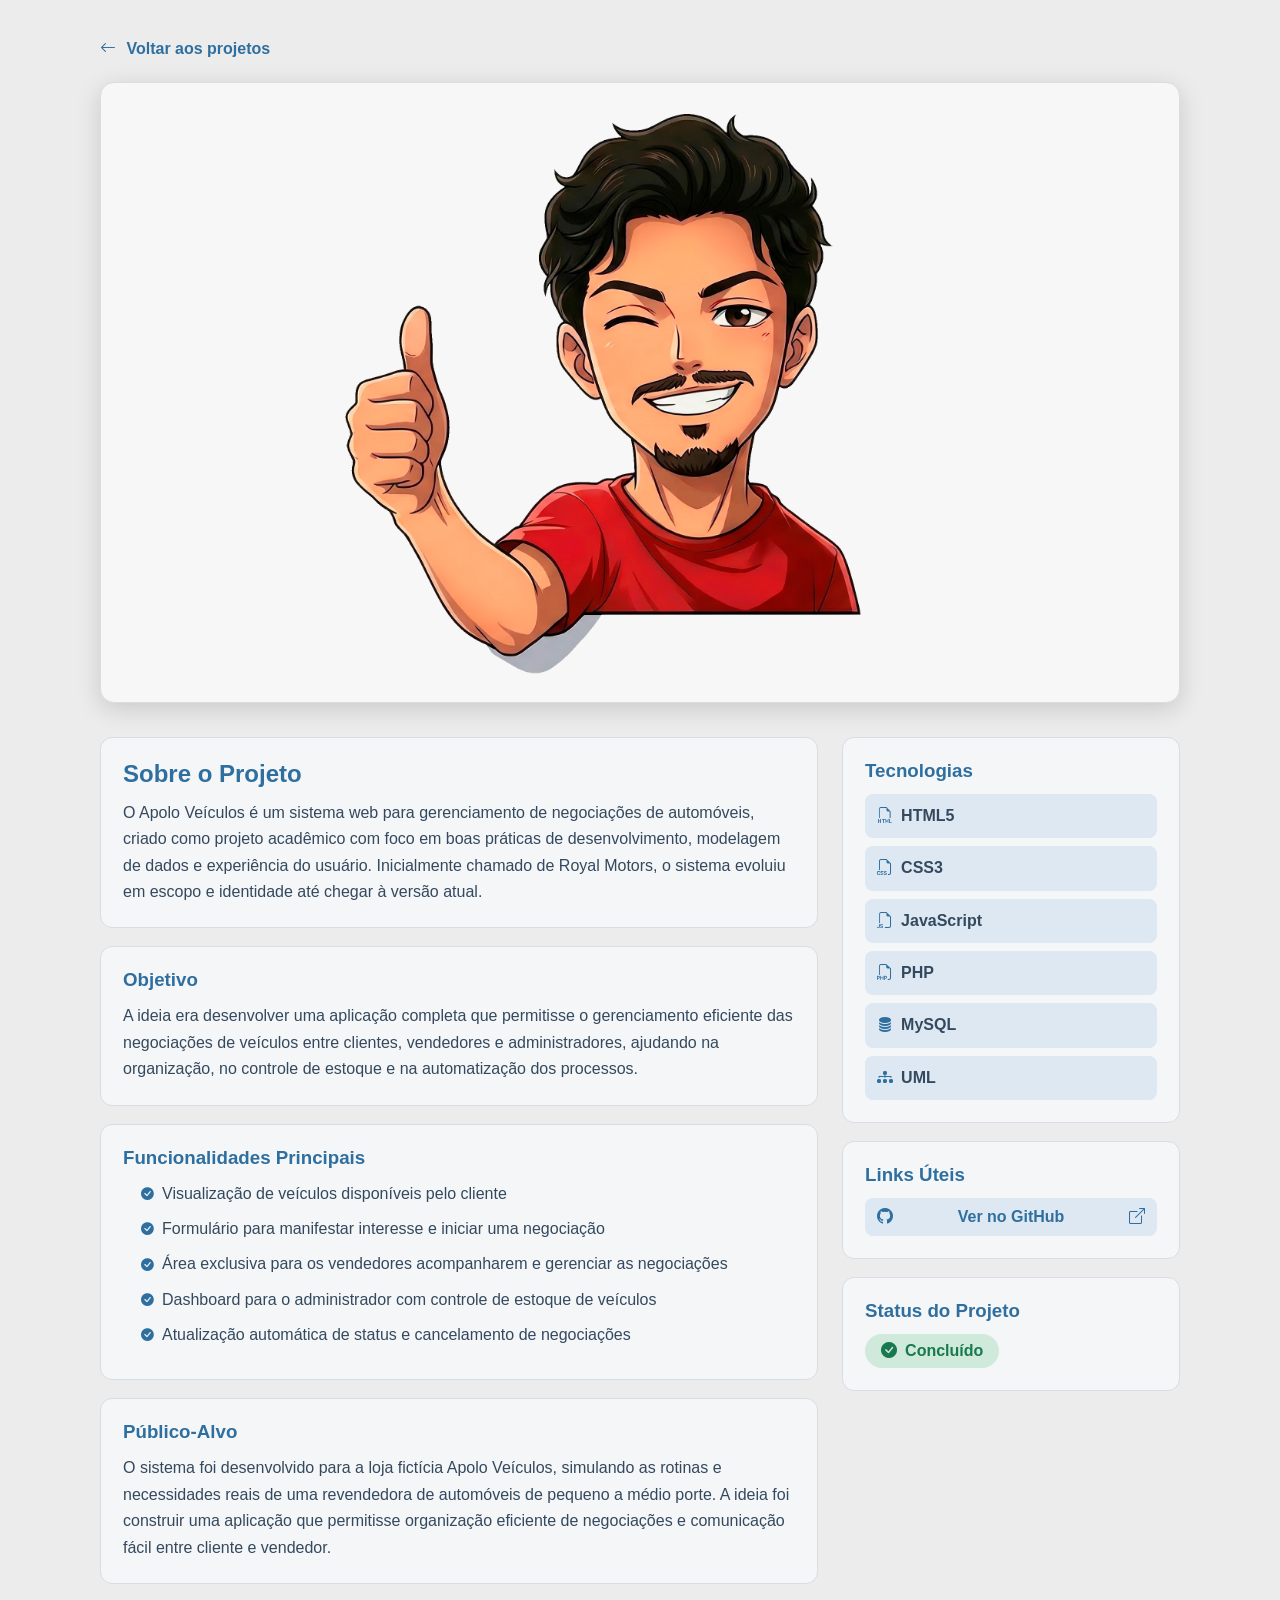
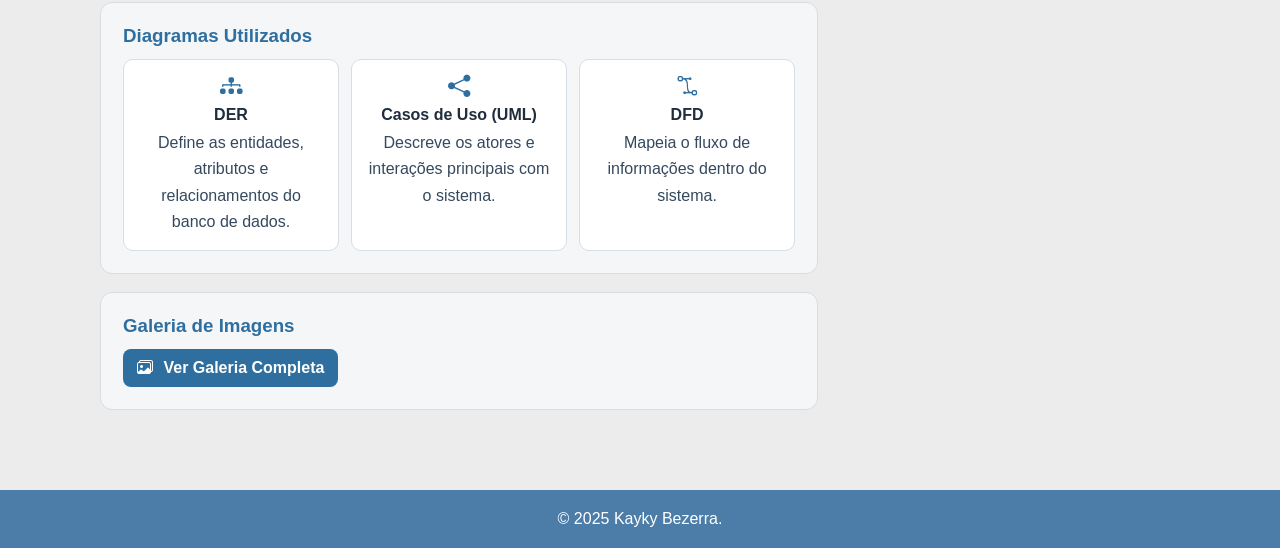
<file: portfolio/pages/apolo-veiculos.html>
<!DOCTYPE html>
<html lang="pt-br">
<head>
  <meta charset="UTF-8">
  <meta name="viewport" content="width=device-width, initial-scale=1.0">
  <title>Apolo Veículos - Kayky Bezerra</title>
  <link rel="stylesheet" href="../styles/style.css">
  <link rel="stylesheet" href="https://cdn.jsdelivr.net/npm/bootstrap-icons@1.11.3/font/bootstrap-icons.min.css">
</head>
<body class="project-detail-page">
  <main class="project-wrapper">
    <a class="project-back" href="index.html#projetos-secao"><i class="bi bi-arrow-left"></i> Voltar aos projetos</a>

    <section class="hero-image-card">
      <img src="../images/logoprojetos.png" alt="Preview do projeto Apolo Veículos">
    </section>

    <section class="project-layout">
      <div class="project-main">
        <article class="project-block">
          <h2>Sobre o Projeto</h2>
          <p>O Apolo Veículos é um sistema web para gerenciamento de negociações de automóveis, criado como projeto acadêmico com foco em boas práticas de desenvolvimento, modelagem de dados e experiência do usuário. Inicialmente chamado de Royal Motors, o sistema evoluiu em escopo e identidade até chegar à versão atual.</p>
        </article>

        <article class="project-block">
          <h3>Objetivo</h3>
          <p>A ideia era desenvolver uma aplicação completa que permitisse o gerenciamento eficiente das negociações de veículos entre clientes, vendedores e administradores, ajudando na organização, no controle de estoque e na automatização dos processos.</p>
        </article>

        <article class="project-block">
          <h3>Funcionalidades Principais</h3>
          <ul class="project-feature-list">
            <li><i class="bi bi-check-circle-fill"></i> Visualização de veículos disponíveis pelo cliente</li>
            <li><i class="bi bi-check-circle-fill"></i> Formulário para manifestar interesse e iniciar uma negociação</li>
            <li><i class="bi bi-check-circle-fill"></i> Área exclusiva para os vendedores acompanharem e gerenciar as negociações</li>
            <li><i class="bi bi-check-circle-fill"></i> Dashboard para o administrador com controle de estoque de veículos</li>
            <li><i class="bi bi-check-circle-fill"></i> Atualização automática de status e cancelamento de negociações</li>
          </ul>
        </article>

        <article class="project-block">
          <h3>Público-Alvo</h3>
          <p>O sistema foi desenvolvido para a loja fictícia Apolo Veículos, simulando as rotinas e necessidades reais de uma revendedora de automóveis de pequeno a médio porte. A ideia foi construir uma aplicação que permitisse organização eficiente de negociações e comunicação fácil entre cliente e vendedor.</p>
        </article>

        <article class="project-block">
          <h3>Diagramas Utilizados</h3>
          <div class="project-diagram-grid">
            <div class="diagram-box"><i class="bi bi-diagram-3-fill"></i><h4>DER</h4><p>Define as entidades, atributos e relacionamentos do banco de dados.</p></div>
            <div class="diagram-box"><i class="bi bi-share-fill"></i><h4>Casos de Uso (UML)</h4><p>Descreve os atores e interações principais com o sistema.</p></div>
            <div class="diagram-box"><i class="bi bi-bezier2"></i><h4>DFD</h4><p>Mapeia o fluxo de informações dentro do sistema.</p></div>
          </div>
        </article>

        <article class="project-block">
          <h3>Galeria de Imagens</h3>
          <a class="gallery-btn" href="#"><i class="bi bi-images"></i> Ver Galeria Completa</a>
        </article>
      </div>

      <aside class="project-sidebar">
        <section class="sidebar-card">
          <h3>Tecnologias</h3>
          <ul class="tech-list">
            <li><i class="bi bi-filetype-html"></i> HTML5</li>
            <li><i class="bi bi-filetype-css"></i> CSS3</li>
            <li><i class="bi bi-filetype-js"></i> JavaScript</li>
            <li><i class="bi bi-filetype-php"></i> PHP</li>
            <li><i class="bi bi-database-fill"></i> MySQL</li>
            <li><i class="bi bi-diagram-3-fill"></i> UML</li>
          </ul>
        </section>

        <section class="sidebar-card">
          <h3>Links Úteis</h3>
          <a class="project-link" href="https://github.com/kaykymnz/royalMotors" target="_blank" rel="noopener noreferrer"><i class="bi bi-github"></i> Ver no GitHub <i class="bi bi-box-arrow-up-right"></i></a>
        </section>

        <section class="sidebar-card">
          <h3>Status do Projeto</h3>
          <div class="project-status done"><i class="bi bi-check-circle-fill"></i> Concluído</div>
        </section>
      </aside>
    </section>
  </main>

  <footer class="project-footer">
    <p>&copy; 2025 Kayky Bezerra.</p>
  </footer>
</body>
</html>
</file>
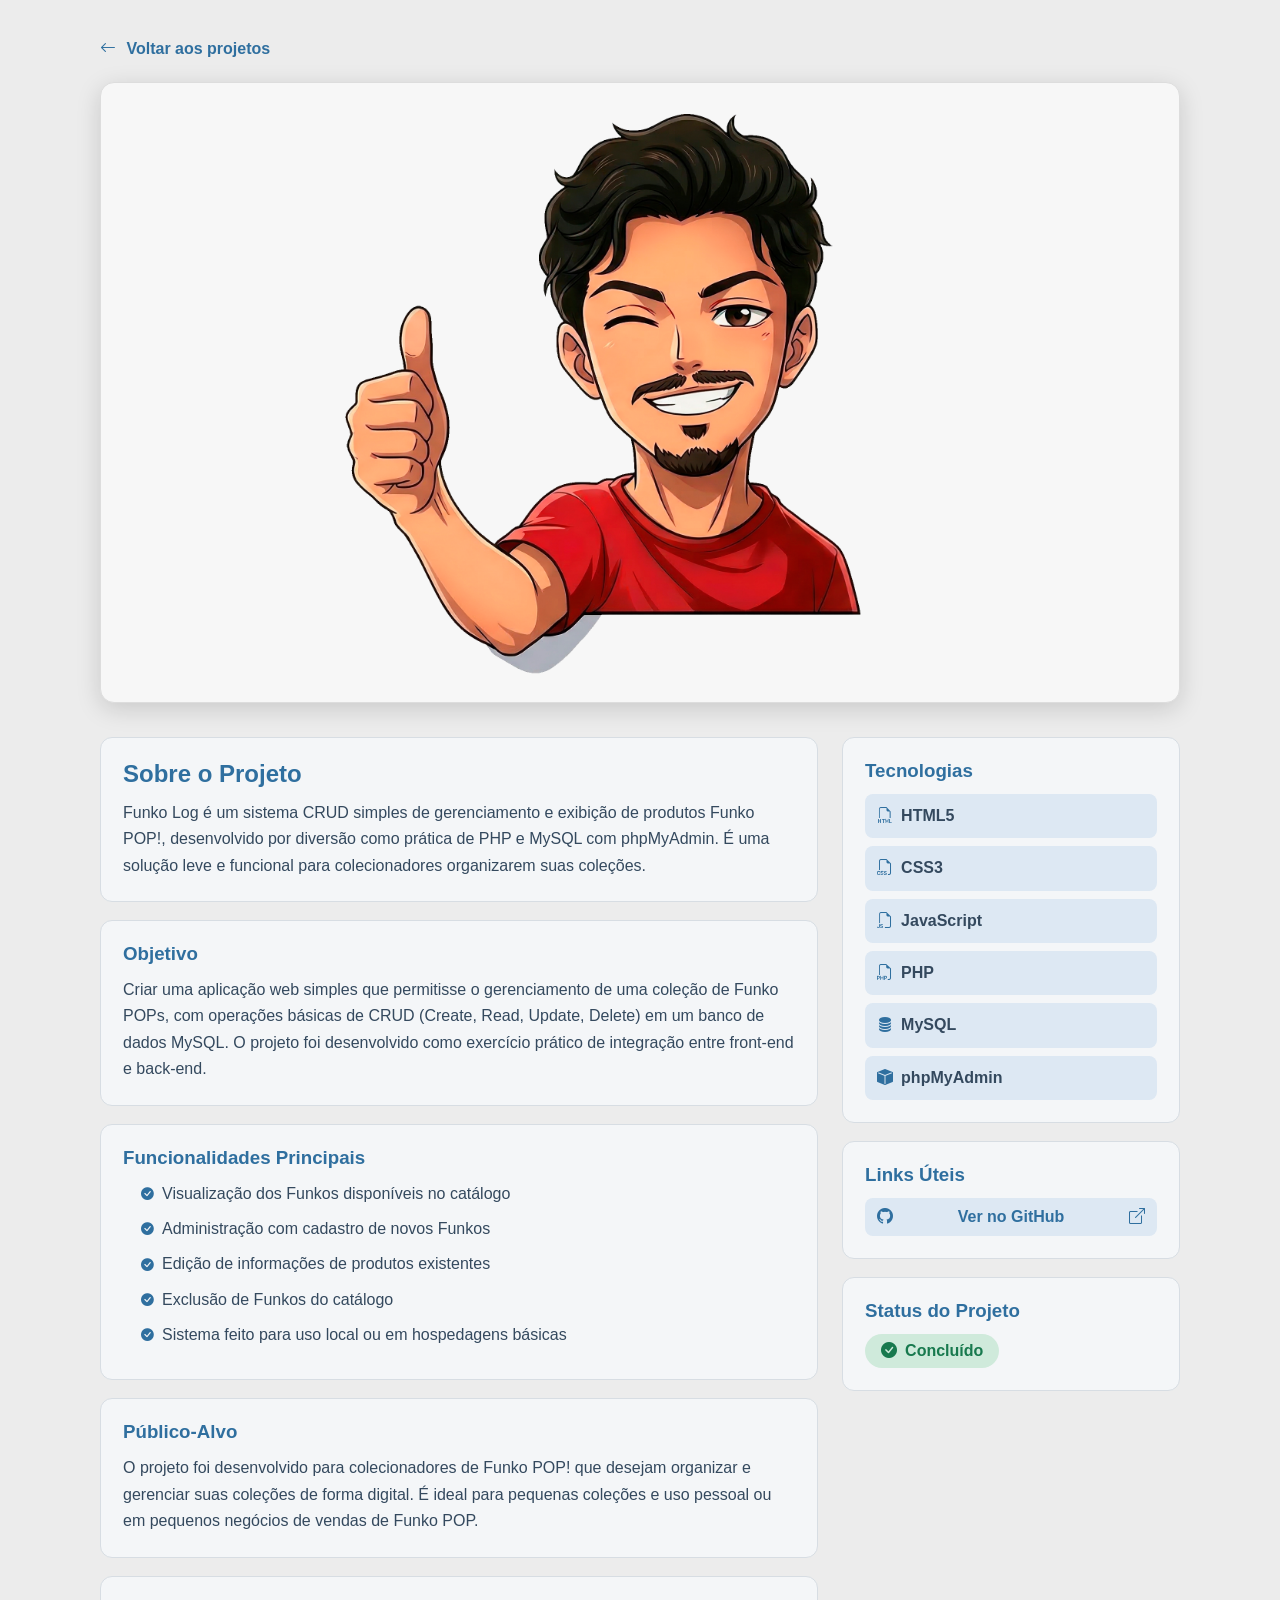
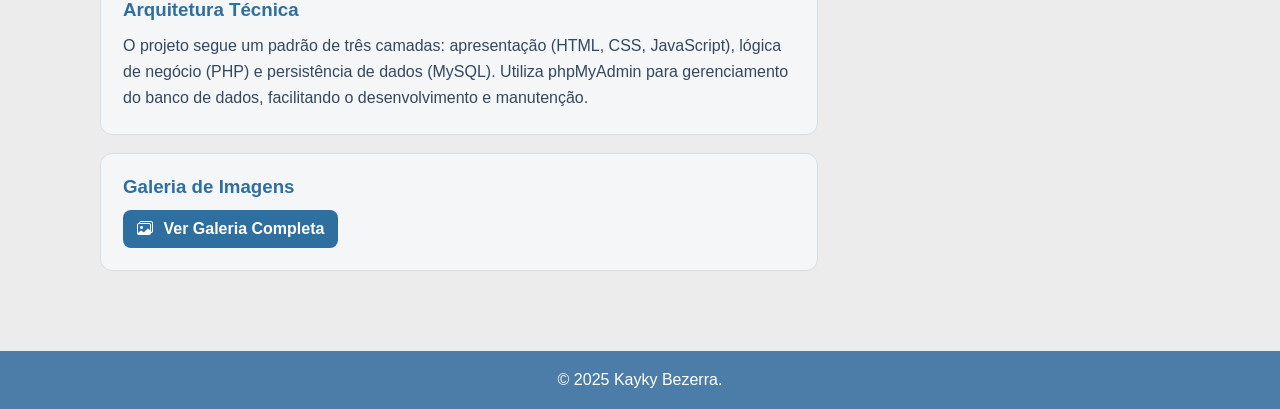
<file: portfolio/pages/funko-log.html>
<!DOCTYPE html>
<html lang="pt-br">
<head>
  <meta charset="UTF-8">
  <meta name="viewport" content="width=device-width, initial-scale=1.0">
  <title>Funko Log - Kayky Bezerra</title>
  <link rel="stylesheet" href="../styles/style.css">
  <link rel="stylesheet" href="https://cdn.jsdelivr.net/npm/bootstrap-icons@1.11.3/font/bootstrap-icons.min.css">
</head>
<body class="project-detail-page">
  <main class="project-wrapper">
    <a class="project-back" href="index.html#projetos-secao"><i class="bi bi-arrow-left"></i> Voltar aos projetos</a>

    <section class="hero-image-card">
      <img src="../images/logoprojetos.png" alt="Preview do projeto Funko Log">
    </section>

    <section class="project-layout">
      <div class="project-main">
        <article class="project-block">
          <h2>Sobre o Projeto</h2>
          <p>Funko Log é um sistema CRUD simples de gerenciamento e exibição de produtos Funko POP!, desenvolvido por diversão como prática de PHP e MySQL com phpMyAdmin. É uma solução leve e funcional para colecionadores organizarem suas coleções.</p>
        </article>

        <article class="project-block">
          <h3>Objetivo</h3>
          <p>Criar uma aplicação web simples que permitisse o gerenciamento de uma coleção de Funko POPs, com operações básicas de CRUD (Create, Read, Update, Delete) em um banco de dados MySQL. O projeto foi desenvolvido como exercício prático de integração entre front-end e back-end.</p>
        </article>

        <article class="project-block">
          <h3>Funcionalidades Principais</h3>
          <ul class="project-feature-list">
            <li><i class="bi bi-check-circle-fill"></i> Visualização dos Funkos disponíveis no catálogo</li>
            <li><i class="bi bi-check-circle-fill"></i> Administração com cadastro de novos Funkos</li>
            <li><i class="bi bi-check-circle-fill"></i> Edição de informações de produtos existentes</li>
            <li><i class="bi bi-check-circle-fill"></i> Exclusão de Funkos do catálogo</li>
            <li><i class="bi bi-check-circle-fill"></i> Sistema feito para uso local ou em hospedagens básicas</li>
          </ul>
        </article>

        <article class="project-block">
          <h3>Público-Alvo</h3>
          <p>O projeto foi desenvolvido para colecionadores de Funko POP! que desejam organizar e gerenciar suas coleções de forma digital. É ideal para pequenas coleções e uso pessoal ou em pequenos negócios de vendas de Funko POP.</p>
        </article>

        <article class="project-block">
          <h3>Arquitetura Técnica</h3>
          <p>O projeto segue um padrão de três camadas: apresentação (HTML, CSS, JavaScript), lógica de negócio (PHP) e persistência de dados (MySQL). Utiliza phpMyAdmin para gerenciamento do banco de dados, facilitando o desenvolvimento e manutenção.</p>
        </article>

        <article class="project-block">
          <h3>Galeria de Imagens</h3>
          <a class="gallery-btn" href="#"><i class="bi bi-images"></i> Ver Galeria Completa</a>
        </article>
      </div>

      <aside class="project-sidebar">
        <section class="sidebar-card">
          <h3>Tecnologias</h3>
          <ul class="tech-list">
            <li><i class="bi bi-filetype-html"></i> HTML5</li>
            <li><i class="bi bi-filetype-css"></i> CSS3</li>
            <li><i class="bi bi-filetype-js"></i> JavaScript</li>
            <li><i class="bi bi-filetype-php"></i> PHP</li>
            <li><i class="bi bi-database-fill"></i> MySQL</li>
            <li><i class="bi bi-box-fill"></i> phpMyAdmin</li>
          </ul>
        </section>

        <section class="sidebar-card">
          <h3>Links Úteis</h3>
          <a class="project-link" href="https://github.com/kaykymnz" target="_blank" rel="noopener noreferrer"><i class="bi bi-github"></i> Ver no GitHub <i class="bi bi-box-arrow-up-right"></i></a>
        </section>

        <section class="sidebar-card">
          <h3>Status do Projeto</h3>
          <div class="project-status done"><i class="bi bi-check-circle-fill"></i> Concluído</div>
        </section>
      </aside>
    </section>
  </main>

  <footer class="project-footer">
    <p>&copy; 2025 Kayky Bezerra.</p>
  </footer>
</body>
</html>
</file>
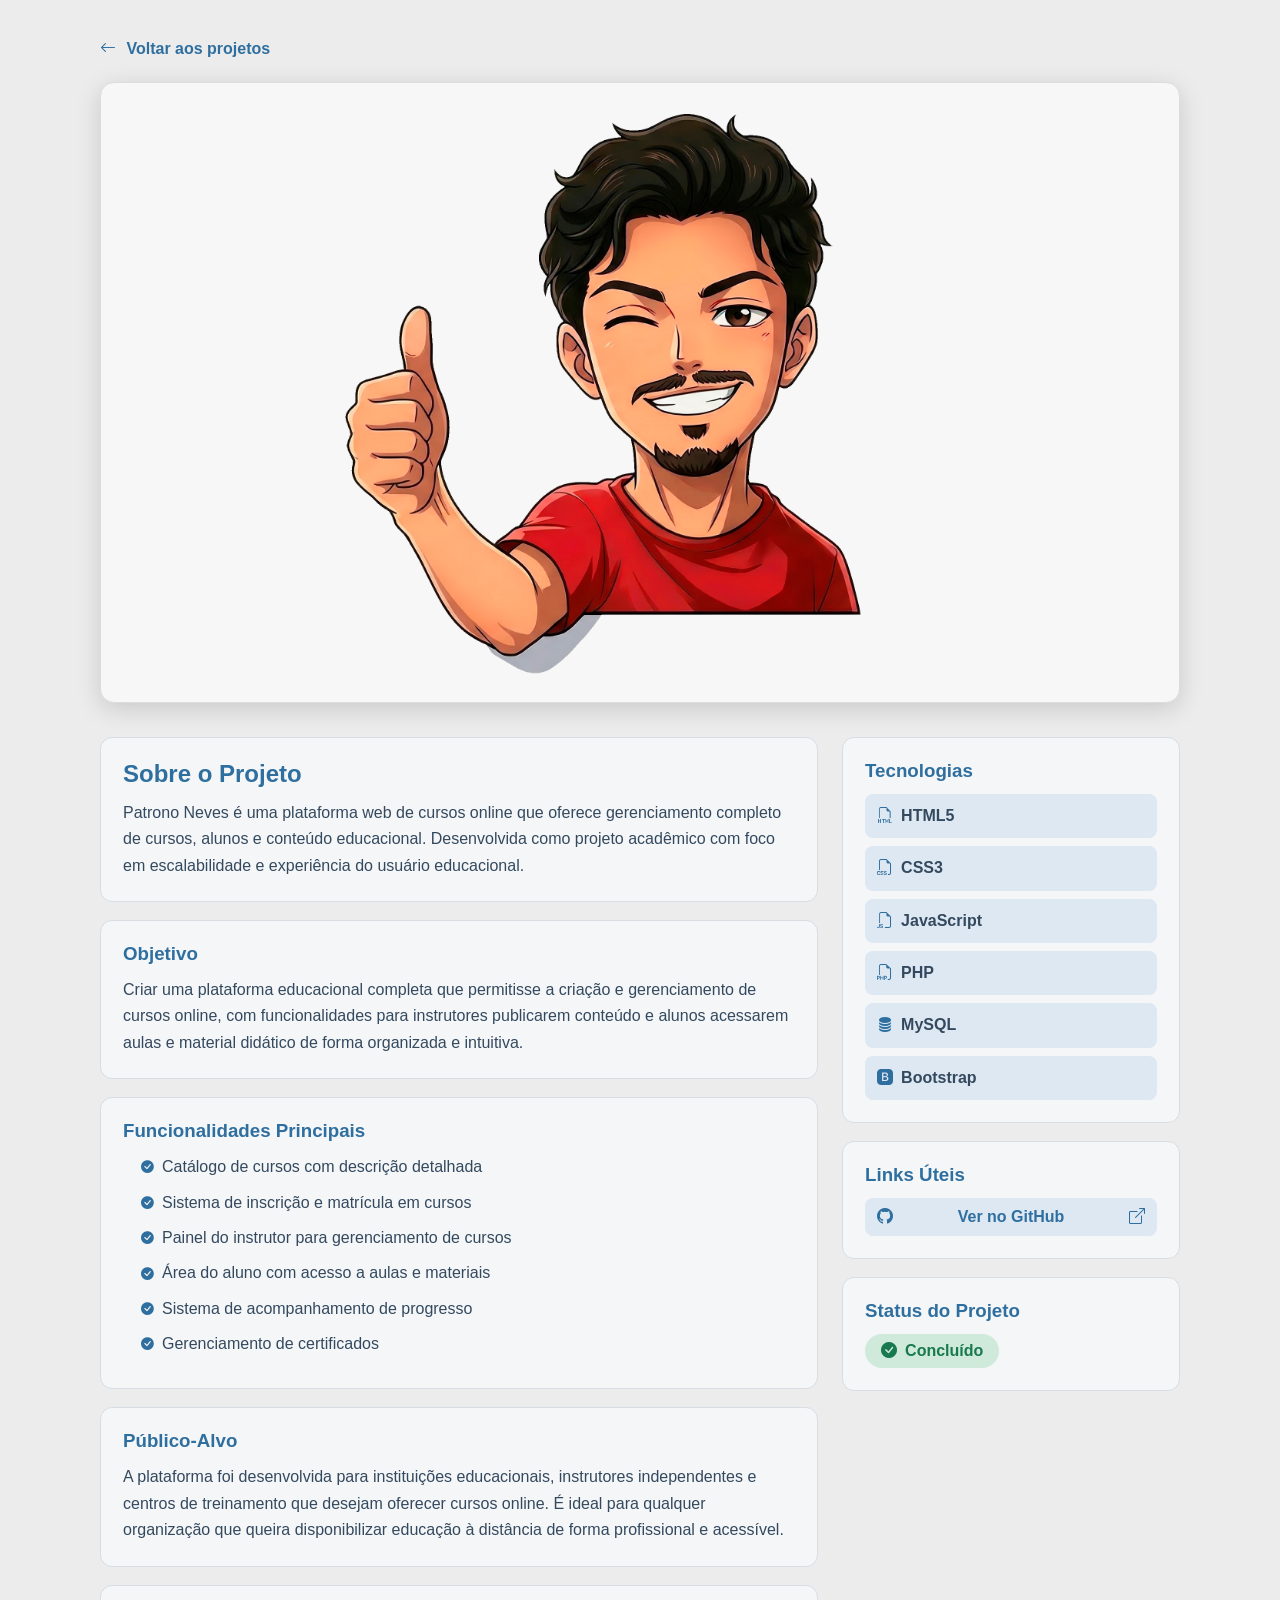
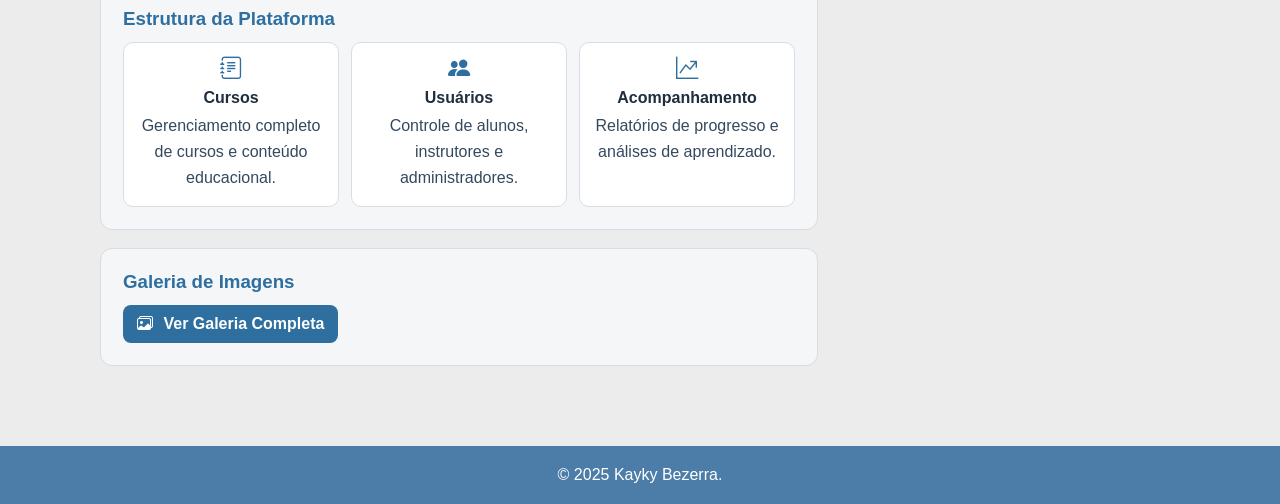
<file: portfolio/pages/patrono-neves.html>
<!DOCTYPE html>
<html lang="pt-br">
<head>
  <meta charset="UTF-8">
  <meta name="viewport" content="width=device-width, initial-scale=1.0">
  <title>Patrono Neves - Kayky Bezerra</title>
  <link rel="stylesheet" href="../styles/style.css">
  <link rel="stylesheet" href="https://cdn.jsdelivr.net/npm/bootstrap-icons@1.11.3/font/bootstrap-icons.min.css">
</head>
<body class="project-detail-page">
  <main class="project-wrapper">
    <a class="project-back" href="index.html#projetos-secao"><i class="bi bi-arrow-left"></i> Voltar aos projetos</a>

    <section class="hero-image-card">
      <img src="../images/logoprojetos.png" alt="Preview do projeto Patrono Neves">
    </section>

    <section class="project-layout">
      <div class="project-main">
        <article class="project-block">
          <h2>Sobre o Projeto</h2>
          <p>Patrono Neves é uma plataforma web de cursos online que oferece gerenciamento completo de cursos, alunos e conteúdo educacional. Desenvolvida como projeto acadêmico com foco em escalabilidade e experiência do usuário educacional.</p>
        </article>

        <article class="project-block">
          <h3>Objetivo</h3>
          <p>Criar uma plataforma educacional completa que permitisse a criação e gerenciamento de cursos online, com funcionalidades para instrutores publicarem conteúdo e alunos acessarem aulas e material didático de forma organizada e intuitiva.</p>
        </article>

        <article class="project-block">
          <h3>Funcionalidades Principais</h3>
          <ul class="project-feature-list">
            <li><i class="bi bi-check-circle-fill"></i> Catálogo de cursos com descrição detalhada</li>
            <li><i class="bi bi-check-circle-fill"></i> Sistema de inscrição e matrícula em cursos</li>
            <li><i class="bi bi-check-circle-fill"></i> Painel do instrutor para gerenciamento de cursos</li>
            <li><i class="bi bi-check-circle-fill"></i> Área do aluno com acesso a aulas e materiais</li>
            <li><i class="bi bi-check-circle-fill"></i> Sistema de acompanhamento de progresso</li>
            <li><i class="bi bi-check-circle-fill"></i> Gerenciamento de certificados</li>
          </ul>
        </article>

        <article class="project-block">
          <h3>Público-Alvo</h3>
          <p>A plataforma foi desenvolvida para instituições educacionais, instrutores independentes e centros de treinamento que desejam oferecer cursos online. É ideal para qualquer organização que queira disponibilizar educação à distância de forma profissional e acessível.</p>
        </article>

        <article class="project-block">
          <h3>Estrutura da Plataforma</h3>
          <div class="project-diagram-grid">
            <div class="diagram-box"><i class="bi bi-journal-text"></i><h4>Cursos</h4><p>Gerenciamento completo de cursos e conteúdo educacional.</p></div>
            <div class="diagram-box"><i class="bi bi-people-fill"></i><h4>Usuários</h4><p>Controle de alunos, instrutores e administradores.</p></div>
            <div class="diagram-box"><i class="bi bi-graph-up-arrow"></i><h4>Acompanhamento</h4><p>Relatórios de progresso e análises de aprendizado.</p></div>
          </div>
        </article>

        <article class="project-block">
          <h3>Galeria de Imagens</h3>
          <a class="gallery-btn" href="#"><i class="bi bi-images"></i> Ver Galeria Completa</a>
        </article>
      </div>

      <aside class="project-sidebar">
        <section class="sidebar-card">
          <h3>Tecnologias</h3>
          <ul class="tech-list">
            <li><i class="bi bi-filetype-html"></i> HTML5</li>
            <li><i class="bi bi-filetype-css"></i> CSS3</li>
            <li><i class="bi bi-filetype-js"></i> JavaScript</li>
            <li><i class="bi bi-filetype-php"></i> PHP</li>
            <li><i class="bi bi-database-fill"></i> MySQL</li>
            <li><i class="bi bi-bootstrap-fill"></i> Bootstrap</li>
          </ul>
        </section>

        <section class="sidebar-card">
          <h3>Links Úteis</h3>
          <a class="project-link" href="https://github.com/kaykymnz" target="_blank" rel="noopener noreferrer"><i class="bi bi-github"></i> Ver no GitHub <i class="bi bi-box-arrow-up-right"></i></a>
        </section>

        <section class="sidebar-card">
          <h3>Status do Projeto</h3>
          <div class="project-status done"><i class="bi bi-check-circle-fill"></i> Concluído</div>
        </section>
      </aside>
    </section>
  </main>

  <footer class="project-footer">
    <p>&copy; 2025 Kayky Bezerra.</p>
  </footer>
</body>
</html>
</file>
<file: portfolio/styles/style.css>
* {
  margin: 0;
  padding: 0;
  box-sizing: border-box;
  font-family: Arial, sans-serif;
}

html {
  scroll-behavior: smooth;
  background: #e5e5e5;
}

body {
  height: auto;
  min-height: 100vh;
  display: block;
  overflow-x: hidden;
  background: #e5e5e5;
}

/* CONTAINER PRINCIPAL */
.container {
  width: 100vw;
  height: 70vh; /* Altura ajustada para o formato banner */
  margin-top: 8vw;
  position: relative;
  border-radius: 10px;
  overflow: visible;
  display: flex;
  justify-content: center;
}

.left {
  width: 90%;
  height: 100%;
  background: #d71920;
  border-radius: 10px;
  padding: 3% 4%;
  position: relative;
  transform: translateX(-100%);
  opacity: 0;
  animation: bgAnim 1s ease forwards;
  display: flex;
  flex-direction: column;
  justify-content: space-between; /* Separa o topo dos links na base */
  overflow: hidden; /* Evita que a arte de fundo vaze */
}

/* Arte de Fundo (</>) */
.code-decoration {
  position: absolute;
  right: 2%;
  top: 50%;
  /* transform: translateY(-50%); */
  font-size: 40vw;
  font-weight: 900;
  color: #e5e5e5;
  font-family: Arial, sans-serif;
  line-height: 0;
  letter-spacing: -5.5vw;
  pointer-events: none;
  z-index: 0;
}

.content-top {
  position: relative;
  z-index: 1;
}

.text {
  color: white;
  transform: translateY(-50px);
  opacity: 0;
  animation: textAnim 1s ease forwards;
  animation-delay: 0.5s;
}

.text h1 { font-size: 4.5vw; letter-spacing: 0.1vw; margin-bottom: 0.5vh; }
.text h2 { font-size: 1.8vw; color: black; font-weight: 800; }

.techs {
  display: flex;
  gap: 0.8vw;
  flex-wrap: wrap;
  margin-top: 2vh;
  transform: translateY(50px);
  opacity: 0;
  animation: techAnim 1s ease forwards;
  animation-delay: 0.7s;
}

.tech {
  background: transparent;
  color: white;
  padding: 0.4vw 1.2vw;
  border-radius: 20px;
  font-size: 0.9vw;
  border: 1px solid rgba(255, 255, 255, 0.4);
}

.action-links {
  display: flex;
  gap: 1vw;
  position: relative;
  z-index: 1;
  transform: translateY(50px);
  opacity: 0;
  animation: techAnim 1s ease forwards;
  animation-delay: 0.9s;
}

.link-btn {
  background: transparent;
  color: white;
  text-decoration: none;
  padding: 0.8vw 1.5vw;
  border-radius: 5px;
  border: 1px solid white;
  font-weight: bold;
  font-size: 0.9vw;
  transition: all 0.3s ease;
  cursor: pointer;
}

.link-btn:hover {
  background: white;
  color: #d71920;
}

.character {
  position: absolute;
  right: 2%;
  bottom: 0;
  height: 125%; /* Faz o personagem vazar do banner */
  transform: translateX(100%);
  opacity: 0;
  animation: charAnim 1s ease forwards;
  animation-delay: 0.8s;
  pointer-events: none;
  z-index: 2;
}

/* SEÇÃO DE PROJETOS */
#projetos-secao {
  position: relative;
  width: 100%;
  display: flex;
  flex-direction: column;
  align-items: center;
  padding: 8vh 0;
  gap: 4vh;
  margin-top: -8vh;
}

#projetos-titulo h2 {
  font-size: 2vw;
  letter-spacing: 0.2vw;
  color: black;
  font-weight: bold;
}

.projetos-container {
  width: 90vw;
  background: white;
  border-radius: 10px;
  padding: 3vw;
  position: relative;
  z-index: 1;
  box-shadow: 0 4px 10px rgba(0,0,0,0.1);
}

.character-joinha {
  position: absolute;
  top: -7.4vw;
  width: 15vw;
  z-index: 2;
  pointer-events: none;
}

.projetos-grid {
  display: flex;
  gap: 2vw;
}

.projeto-card {
  flex: 1;
  display: flex;
  flex-direction: column;
  gap: 1vh;
}

.projeto-browser {
  height: 25vh;
  border: 1px solid #ccc;
  border-radius: 5px 5px 0 0;
  background: #eee;
  position: relative;
  overflow: hidden;
}

.browser-bar {
  height: 3vh;
  background: #f0f0f0;
  border-bottom: 1px solid #ccc;
  display: flex;
  align-items: center;
  padding: 0 0.5vw;
  gap: 1vw;
}

.controls {
  display: flex;
  gap: 0.3vw;
}

.controls span {
  width: 0.6vw;
  height: 0.6vw;
  border-radius: 50%;
}

.red { background: #ff5f57; }
.yellow { background: #ffbd2e; }
.green { background: #28ca41; }

.projeto-browser img {
  width: 100%;
  height: calc(100% - 3vh);
  object-fit: cover;
  display: block;
}

.projeto-info {
  padding: 1vw 0;
  display: flex;
  flex-direction: column;
  gap: 0.5vh;
}

.projeto-info h4 { font-size: 1.2vw; font-weight: bold; }
.projeto-info p { font-size: 0.9vw; color: #666; }

.projeto-tags {
  display: flex;
  gap: 0.5vw;
  margin-top: 1vh;
}

.tag {
  background: #a91319;
  color: white;
  padding: 0.3vw 0.8vw;
  border-radius: 5px;
  font-size: 0.8vw;
  font-weight: bold;
}


/* SEÇÃO SOBRE */
#sobre-secao {
  width: 100%;
  padding: 12vh 0;
  display: flex;
  justify-content: center;
}

.sobre-container {
  width: 90vw;
  height: 60vh;
  background: #efefef;
  border-radius: 10px;
  position: relative;
  overflow: hidden;
}

.sobre-personagem {
  position: absolute;
  left: 50%;
  bottom: 0;
  transform: translateX(-50%);
  width: 26vw;
  z-index: 2;
  pointer-events: none;
}

.sobre-coluna {
  position: absolute;
  top: 50%;
  width: 28%;
  transform: translate(-50%, -50%);
  opacity: 0;
  transition: all 1.2s ease;
  z-index: 1;
  display: flex;
  flex-direction: column;
  gap: 1vh;
}

.esquerda { left: 50%; }
.direita { left: 50%; }

.sobre-coluna h2 {
  font-size: 2.5vw;
  letter-spacing: 0.2vw;
}

.sobre-coluna p {
  font-size: 1vw;
  color: #333;
}

.linha {
  width: 100%;
  height: 3px;
  background: black;
  margin: 1vh 0 2vh 0;
}

#sobre-secao.animar .esquerda {
  left: 5%;
  transform: translateY(-50%);
  opacity: 1;
}

#sobre-secao.animar .direita {
  left: 95%;
  transform: translate(-100%, -50%);
  opacity: 1;
}

/* --- SESSÃO DE CONTATO --- */
#contato-secao {
  padding: 80px 20px;
  background-color: #ebebeb; /* Mantém o tom do fundo do portfólio */
  text-align: center;
}

.contato-header h2 {
  font-size: 1.5vw;
  color: #000;
  letter-spacing: 2px;
  margin-bottom: 55px;
}

.contato-header p {
  color: #555;
  font-size: 1.1rem;
  margin-bottom: 40px;
}

.contato-grid {
  display: flex;
  flex-wrap: wrap;
  gap: 20px;
  justify-content: center;
  max-width: 1100px;
  margin: 0 auto;
}

.contato-card {
  background-color: #fff;
  border: 2px solid transparent;
  border-radius: 12px;
  padding: 30px 20px;
  width: calc(25% - 20px);
  min-width: 220px;
  text-decoration: none;
  color: #333;
  box-shadow: 0 4px 10px rgba(0,0,0,0.05);
  transition: transform 0.3s ease, border-color 0.3s ease, box-shadow 0.3s ease;
  display: flex;
  flex-direction: column;
  align-items: center;
}

.contato-card:hover {
  transform: translateY(-8px);
  border-color: #d3222a; /* Vermelho do tema */
  box-shadow: 0 8px 20px rgba(211, 34, 42, 0.15);
}

.icone-circulo {
  background-color: #d3222a;
  color: #fff;
  width: 55px;
  height: 55px;
  border-radius: 50%;
  display: flex;
  align-items: center;
  justify-content: center;
  margin-bottom: 15px;
  transition: background-color 0.3s ease;
}

.contato-card:hover .icone-circulo {
  background-color: #b01a21; /* Vermelho mais escuro no hover */
}

.icone-circulo svg {
  width: 26px;
  height: 26px;
  fill: currentColor;
}

.contato-card h3 {
  font-size: 1.2rem;
  margin-bottom: 8px;
  color: #000;
}

.contato-card span {
  font-size: 0.95rem;
  color: #666;
  word-break: break-word;
}

/* ANIMAÇÕES */
@keyframes bgAnim { to { transform: translateX(0); opacity: 1; } }
@keyframes textAnim { to { transform: translateY(0); opacity: 1; } }
@keyframes charAnim { to { transform: translateX(0); opacity: 1; } }
@keyframes techAnim { to { transform: translateY(0); opacity: 1; } }
.projeto-link {
  text-decoration: none;
  color: inherit;
  transition: transform 0.2s ease;
}

.projeto-link:hover {
  transform: translateY(-4px);
}

/* PÁGINA DE DETALHE DE PROJETO (SEM BOOTSTRAP) */
.project-detail-page {
  background: #ececec;
  color: #1f2d3d;
  font-family: 'Segoe UI', Tahoma, Geneva, Verdana, sans-serif;
}

.project-wrapper {
  max-width: 1120px;
  margin: 0 auto;
  padding: 40px 20px 80px;
}

.project-back {
  display: inline-block;
  color: #2f6f9f;
  text-decoration: none;
  font-weight: 700;
  margin-bottom: 24px;
}

.hero-image-card {
  background: #f7f7f7;
  border-radius: 14px;
  box-shadow: 0 6px 24px rgba(0, 0, 0, 0.15);
  border: 1px solid #ddd;
  padding: 14px;
  margin-bottom: 34px;
}

.hero-image-card img {
  width: 100%;
  display: block;
  border-radius: 10px;
}

.project-layout {
  display: grid;
  grid-template-columns: 1.7fr 0.8fr;
  gap: 24px;
}

.project-main,
.project-sidebar {
  display: flex;
  flex-direction: column;
  gap: 18px;
}

.project-block,
.sidebar-card {
  background: #f4f6f8;
  border: 1px solid #d7dde3;
  border-radius: 12px;
  padding: 22px;
}

.project-block h2,
.project-block h3,
.sidebar-card h3 {
  color: #2f6f9f;
  margin-bottom: 12px;
}

.project-block p,
.project-block li,
.sidebar-card li {
  line-height: 1.65;
  color: #34495e;
}

.project-feature-list {
  padding-left: 18px;
}

.project-diagram-grid {
  display: grid;
  grid-template-columns: repeat(3, 1fr);
  gap: 12px;
}

.diagram-box {
  background: #fff;
  border: 1px solid #d8dee5;
  border-radius: 10px;
  padding: 14px;
  text-align: center;
}

.diagram-box h4 {
  margin-bottom: 6px;
}

.tech-list {
  list-style: none;
  display: grid;
  gap: 8px;
}

.tech-list li {
  background: #dde8f3;
  border-radius: 8px;
  padding: 9px 12px;
  font-weight: 600;
}

.project-link {
  display: inline-block;
  text-decoration: none;
  color: #2f6f9f;
  font-weight: 700;
}

.project-status {
  display: inline-flex;
  border-radius: 999px;
  padding: 8px 16px;
  font-weight: 700;
}

.project-status.done {
  background: #cfeadb;
  color: #18794e;
}

.project-footer {
  background: #4c7da8;
  color: #fff;
  text-align: center;
  padding: 20px;
}

@media (max-width: 900px) {
  .project-layout {
    grid-template-columns: 1fr;
  }

  .project-diagram-grid {
    grid-template-columns: 1fr;
  }
}

.project-back i {
  margin-right: 6px;
}

.project-feature-list li {
  list-style: none;
  margin-bottom: 9px;
  display: flex;
  align-items: center;
  gap: 8px;
}

.project-feature-list li i {
  color: #2f6f9f;
  font-size: 0.8rem;
}

.diagram-box i {
  color: #2f6f9f;
  font-size: 1.4rem;
  display: inline-block;
  margin-bottom: 6px;
}

.tech-list li {
  display: flex;
  align-items: center;
  gap: 8px;
}

.tech-list li i {
  color: #2f6f9f;
}

.project-link {
  display: flex;
  align-items: center;
  justify-content: space-between;
  gap: 10px;
  background: #dde8f3;
  border-radius: 8px;
  padding: 10px 12px;
}

.project-status.done i {
  margin-right: 8px;
}

.gallery-btn {
  display: inline-block;
  background: #2f6f9f;
  color: #fff;
  text-decoration: none;
  border-radius: 8px;
  padding: 10px 14px;
  font-weight: 700;
}

.gallery-btn i {
  margin-right: 6px;
}
</file>
